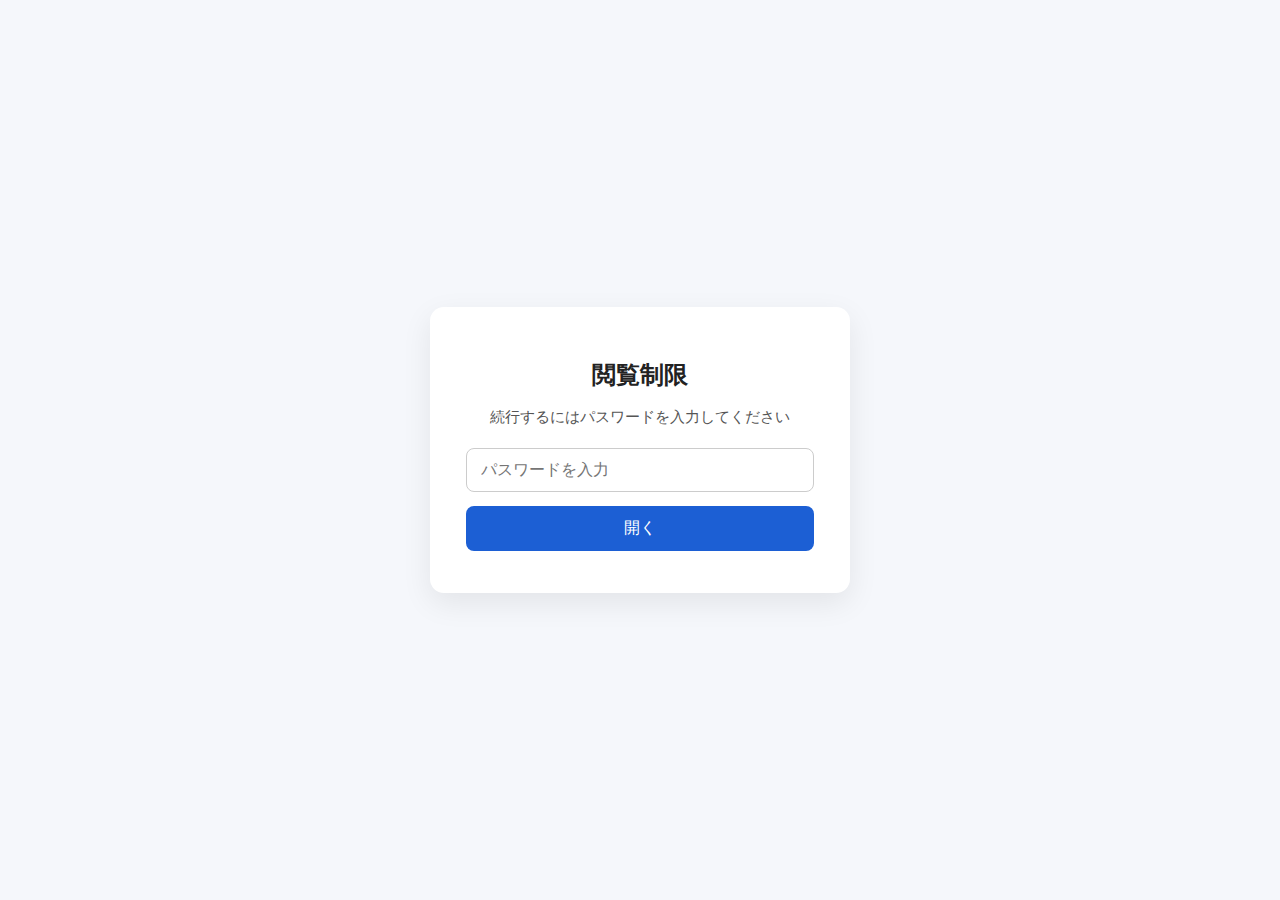
<file: main.html>
<!DOCTYPE html>
<html lang="ja">
  <head>
    <meta charset="UTF-8" />
    <title>予定共有カレンダー</title>
    <meta name="viewport" content="width=device-width, initial-scale=1.0" />
    <link rel="icon" href="img.png" type="image/png" />
<link rel="stylesheet" href="main.css">
 
</header>
  <body>
    <main>

    <div id="password-screen">
  <div class="password-box">
    <h2>閲覧制限</h2>
    <p>続行するにはパスワードを入力してください</p>

    <input
      id="password-input"
      type="text"
      placeholder="パスワードを入力"
    />

    <button id="password-btn">開く</button>

    <div id="password-error"></div>
  </div>
    </div>

  <!-- ここに今のカレンダー全体 -->


      <!-- タイトル -->
      <div class="card">
        <h1 class="page-title">予定共有カレンダー</h1>
        <p class="page-subtitle">クリックで追加／もう一度で解除</p>
        <p class="page-subtitle" id="max-number">
          上側：予定設定画面(個人)、下側：予定確認画面(全体)
        </p>
  
      </div>

      <!-- 操作パネル -->
      <div class="card">
        <div class="control-panel">
          <input id="username" list="user-list" placeholder="ユーザー名" />
          <datalist id="user-list"></datalist>

          <select id="colorSelect">
            <option value="#4f7cff">青</option>
            <option value="#2fbf71">緑</option>
            <option value="#f39c12">橙</option>
            <option value="#e74c3c">赤</option>
            <option value="custom">カスタム</option>
          </select>

          <input type="color" id="customColor" value="#000000" />
        </div>
      </div>

      <!-- 月ヘッダー -->
      <div class="calendar-header">
        <button id="prevMonth">＜</button>
        <div class="calendar-title">
          緑色：みんなOK ／ 青色：あなたが選択済み
        </div>
        <button id="nextMonth">＞</button>
      </div>

      <!-- 月カレンダー -->
      <div id="calendar"></div>

      <hr class="hr" />

      <!-- 週表示 -->

      <div class="calendar-header">
        <button id="prevWeek">＜</button>
        <div id="week-title" class="calendar-title"></div>
        <button id="nextWeek">＞</button>
      </div>
      <div class="card">
        <div class="week-items"></div>
      </div>

      <!-- 全員一致表示 -->
      <div class="card">
        <div class="page-title" style="font-size: 1.1rem">
          ✅ 全員の予定が合う日
        </div>
        <div id="match-days"></div>
      </div>

</div>
    </main>

    <script src="main.js"></script>
  </body>
</html>
</file>
<file: main.css>
/* ================================
   変数
================================ */
:root {
  --bg: #f6f8fc;
  --card: #ffffff;
  --border: #dfe4f2;
  --primary: #4f7cff;
  --text: #222;
  --muted: #777;

  --select-bg: rgba(79, 124, 255, 0.18);
}

/* ================================
   全体
================================ */
* {
  box-sizing: border-box;
}

body {
  margin: 0;
  background: var(--bg);
  color: var(--text);
  font-family: "Noto Sans JP", system-ui, sans-serif;
}

main {
  max-width: 1100px;
  margin: 0 auto;
  padding: 24px 16px 60px;
}

/* ================================
   カード
================================ */
.card {
  background: var(--card);
  border-radius: 16px;
  padding: 18px;
  margin-bottom: 20px;
  box-shadow: 0 2px 8px rgba(0, 0, 0, 0.06);
}

/* ================================
   タイトル
================================ */
.page-title {
  text-align: center;
  margin-bottom: 6px;
  font-size: 1.6rem;
  font-weight: 700;
}

.page-subtitle {
  text-align: center;
  color: var(--muted);
  font-size: 0.95rem;
}

/* ================================
   操作パネル
================================ */
.control-panel {
  display: flex;
  flex-wrap: wrap;
  gap: 12px;
  justify-content: center;
}

.control-panel input,
.control-panel select,
.control-panel button {
  height: 40px;
  border-radius: 10px;
  border: 1px solid var(--border);
  padding: 0 12px;
  font-size: 14px;
}

.control-panel button {
  background: var(--primary);
  color: #fff;
  cursor: pointer;
}

.control-panel button:hover {
  opacity: 0.9;
}

#username {
  min-width: 180px;
}

#colorSelect {
  min-width: 140px;
}

#customColor {
  display: none;
  width: 44px;
  height: 40px;
  padding: 0;
}

/* ================================
   共通ヘッダー（月・週）
================================ */
.calendar-header {
  display: flex;
  align-items: center;
  justify-content: space-between;
  gap: 12px;
  margin: 14px 0;
}

.calendar-header button {
  padding: 6px 14px;
  border-radius: 10px;
  border: 1px solid var(--border);
  background: #fff;
  cursor: pointer;
  font-size: 14px;
}

.calendar-header button:hover {
  background: #f1f4ff;
}

.calendar-title {
  flex: 1;
  text-align: center;
  font-weight: 600;
  font-size: 14px;
  color: #444;
  line-height: 1.4;
}

/* ================================
   月カレンダー
================================ */
#calendar {
  display: flex;
  justify-content: center;
  gap: 18px;
  flex-wrap: wrap;
}

.month-block {
  width: 280px;
  background: #fff;
  border-radius: 16px;
  padding: 14px;
  box-shadow: 0 2px 8px rgba(0, 0, 0, 0.06);
}

.month-title {
  text-align: center;
  font-weight: 600;
  font-size: 15px;
  margin-bottom: 10px;
}

.month-grid {
  display: grid;
  grid-template-columns: repeat(7, 1fr);
  gap: 6px;
}

/* ================================
   日セル
================================ */
.day {
  min-height: 44px;
  border-radius: 12px;
  border: 1px solid var(--border);
  background: #fff;
  cursor: pointer;
  padding: 4px 2px;
  display: flex;
  justify-content: center;
  align-items: center;
  transition: 0.15s;
}

.day:hover {
  transform: translateY(-2px);
  box-shadow: 0 4px 12px rgba(0, 0, 0, 0.12);
}

.day > div {
  font-size: 12px;
  font-weight: 600;
}

/* 自分 */
.day.selected-by-me {
  background: rgba(79, 124, 255, 0.25);
  border: 2px solid #4f7cff;
}
.day.selected-by-me > div {
  color: #1f3fbf;
}

/* 全員OK */
.day.all-ok {
  background: rgba(60, 190, 120, 0.25);
  border: 2px solid #2ecc71;
}
.day.all-ok > div {
  color: #1f7a4a;
}

/* 両方 */
.day.selected-by-me.all-ok {
  background: rgba(60, 190, 120, 0.35);
  border-color: #2e9f66;
}

/* ================================
   週表示
================================ */
.week-items {
  display: grid;
  gap: 10px;
}

.week-row {
  background: #fff;
  border-radius: 12px;
  padding: 10px 14px;
  box-shadow: 0 2px 8px rgba(0, 0, 0, 0.06);
  font-size: 14px;
}

/* ================================
   その他
================================ */
.hr {
  margin: 30px;
}

/* ================================
   スマホ向け強化（見やすさ重視）
================================ */
@media (max-width: 600px) {
  body {
    font-size: 15px;
  }

  main {
    padding: 14px 12px 50px;
  }

  /* タイトル */
  .page-title {
    font-size: 1.4rem;
    line-height: 1.3;
  }

  .page-subtitle {
    font-size: 0.9rem;
  }

  /* カード余白を少し広めに */
  .card {
    padding: 16px;
    border-radius: 14px;
  }

  /* 操作パネル：押しやすく */
  .control-panel {
    gap: 10px;
  }

  .control-panel input,
  .control-panel select,
  .control-panel button {
    height: 44px;
    font-size: 15px;
  }

  #username {
    font-size: 15px;
  }

  /* 月ブロックを1列に */
  .month-block {
    width: 100%;
    padding: 14px;
  }

  /* 日付セルを少し大きく */
  .day {
    min-height: 52px;
    font-size: 14px;
  }

  .day > div {
    font-size: 13px;
  }

  /* 週表示：読みやすく */
  .week-row {
    font-size: 14px;
    padding: 12px 14px;
    line-height: 1.6;
  }

  /* パスワード画面（スマホ用） */
  .password-box {
    padding: 26px 22px;
    border-radius: 16px;
  }

  .password-box h2 {
    font-size: 1.4rem;
  }

  .password-box p {
    font-size: 0.95rem;
  }

  #password-input {
    font-size: 16px; /* ← iOSで拡大されない */
    padding: 14px;
  }

  #password-btn {
    font-size: 16px;
    padding: 14px;
  }

  /* 押しやすさ改善 */
  button {
    min-height: 44px;
  }
}

/* ロック画面全体 */
#password-screen {
  position: fixed;
  inset: 0;
  background: #f5f7fb;
  display: flex;
  align-items: center;
  justify-content: center;
  z-index: 9999;
}

/* カード */
.password-box {
  background: #ffffff;
  padding: 32px 36px;
  border-radius: 14px;
  width: 100%;
  max-width: 420px;
  box-shadow: 0 10px 30px rgba(0, 0, 0, 0.08);
  text-align: center;
}

/* タイトル */
.password-box h2 {
  margin-bottom: 12px;
  font-size: 1.5rem;
  font-weight: 600;
}

/* 説明文 */
.password-box p {
  color: #555;
  font-size: 0.95rem;
  margin-bottom: 20px;
}

/* 入力欄 */
#password-input {
  width: 100%;
  padding: 12px 14px;
  font-size: 1rem;
  border-radius: 8px;
  border: 1px solid #ccc;
  margin-bottom: 14px;
}

/* ボタン */
#password-btn {
  width: 100%;
  padding: 12px;
  font-size: 1rem;
  border-radius: 8px;
  border: none;
  background: #1c5fd4;
  color: #fff;
  cursor: pointer;
}

#password-btn:hover {
  opacity: 0.9;
}

/* エラー */
#password-error {
  margin-top: 10px;
  color: #c62828;
  font-size: 0.9rem;
}

/* 非表示 */
.hidden {
  display: none;
}
</file>
